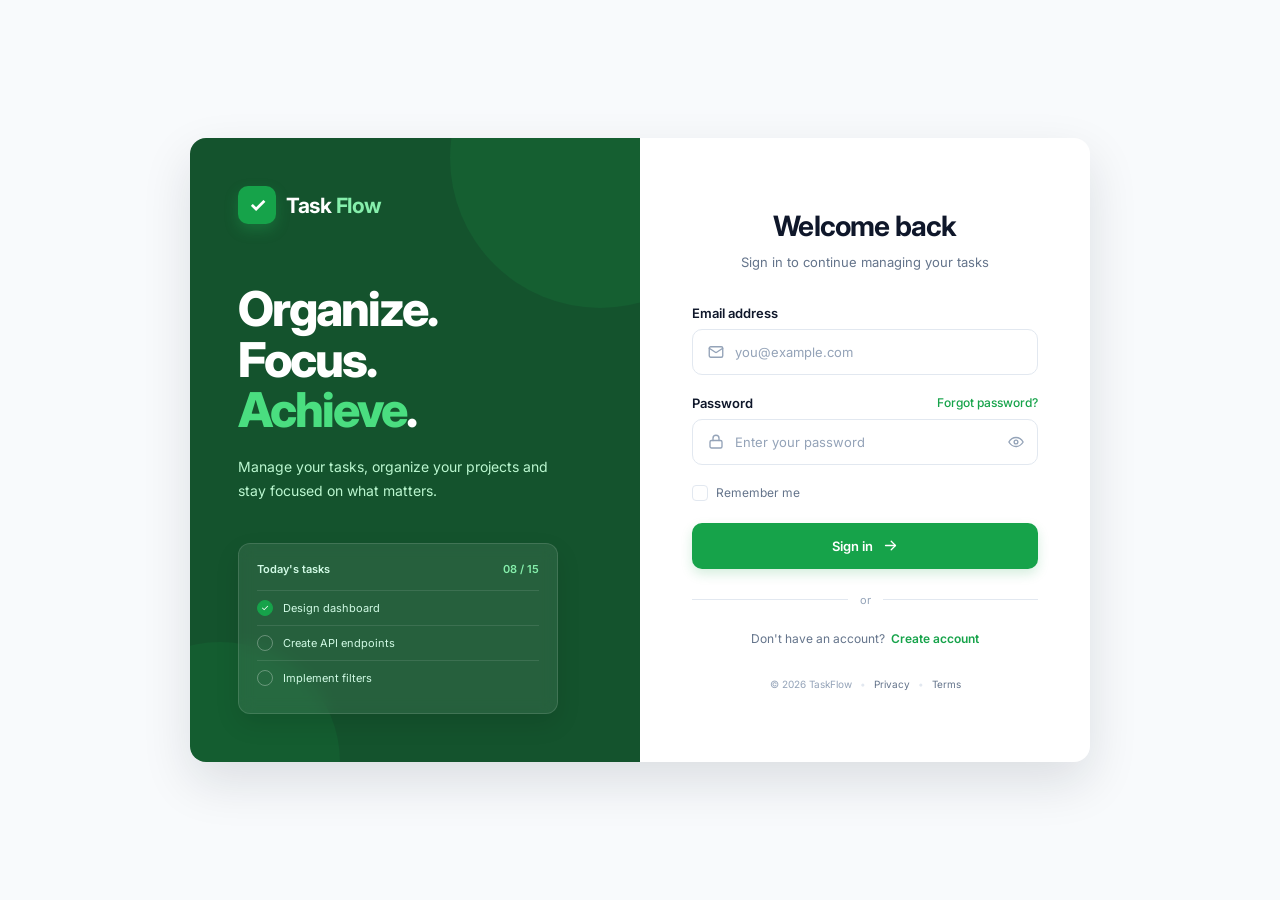
<file: login.html>
<!DOCTYPE html>
<html lang="es" translate="no" class="notranslate">

<head>
    <meta charset="UTF-8">
    <meta name="viewport" content="width=device-width, initial-scale=1.0">
    <meta name="google" content="notranslate">

    <meta name="description" content="Sign in to TaskFlow and manage your tasks efficiently.">

    <title>Login | TaskFlow</title>

    <!-- =========================================
         GOOGLE FONT — INTER
    ========================================== -->

    <link rel="preconnect" href="https://fonts.googleapis.com">
    <link rel="preconnect" href="https://fonts.gstatic.com" crossorigin>
    <link rel="shortcut icon" href="img/log.png" type="image">

    <link href="https://fonts.googleapis.com/css2?family=Inter:wght@400;500;600;700;800&display=swap" rel="stylesheet">

    <style>
        /* ============================================================
   TASKFLOW — LOGIN
   GREEN THEME
============================================================ */


        /* ============================================================
   1. VARIABLES
============================================================ */

        :root {

            /* --------------------------------------------------------
       Primary — Green
    -------------------------------------------------------- */

            --primary: #16A34A;
            --primary-hover: #15803D;
            --primary-light: #F0FDF4;
            --primary-soft: #DCFCE7;

            /* --------------------------------------------------------
       Brand
    -------------------------------------------------------- */

            --dark-purple: #1E1B4B;
            --dark-green: #14532D;

            /* --------------------------------------------------------
       Background
    -------------------------------------------------------- */

            --background: #F8FAFC;
            --surface: #FFFFFF;

            /* --------------------------------------------------------
       Text
    -------------------------------------------------------- */

            --text-primary: #0F172A;
            --text-secondary: #64748B;
            --text-muted: #94A3B8;

            /* --------------------------------------------------------
       Borders
    -------------------------------------------------------- */

            --border: #E2E8F0;
            --border-focus: #16A34A;

            /* --------------------------------------------------------
       Status
    -------------------------------------------------------- */

            --success: #22C55E;
            --warning: #F59E0B;
            --error: #EF4444;
            --info: #3B82F6;

            /* --------------------------------------------------------
       Radius
    -------------------------------------------------------- */

            --radius-sm: 6px;
            --radius-md: 10px;
            --radius-lg: 16px;

            /* --------------------------------------------------------
       Shadows
    -------------------------------------------------------- */

            --shadow-sm:
                0 1px 3px rgba(15, 23, 42, 0.06);

            --shadow-md:
                0 10px 30px rgba(15, 23, 42, 0.08);

            --shadow-lg:
                0 20px 50px rgba(15, 23, 42, 0.12);
        }


        /* ============================================================
   2. RESET
============================================================ */

        * {
            margin: 0;
            padding: 0;
            box-sizing: border-box;
        }


        html {
            font-size: 16px;
        }


        body {
            min-height: 100vh;

            font-family: "Inter", sans-serif;

            background: var(--background);

            color: var(--text-primary);

            -webkit-font-smoothing: antialiased;
            -moz-osx-font-smoothing: grayscale;
        }


        /* Form elements */

        button,
        input {
            font: inherit;
        }


        button {
            border: none;
            background: none;
        }


        button:focus {
            outline: none;
        }


        a {
            color: inherit;
            text-decoration: none;
        }


        /* ============================================================
   3. PAGE LAYOUT
============================================================ */

        body {

            display: flex;

            justify-content: center;
            align-items: center;

            padding: 40px 20px;
        }


        /* Main login container */

        .loginContainer {

            width: min(900px, 100%);

            min-height: 560px;

            display: grid;

            grid-template-columns: 1fr 1fr;

            overflow: hidden;

            background: var(--surface);

            border-radius: var(--radius-lg);

            box-shadow: var(--shadow-lg);
        }


        /* ============================================================
   4. BRAND PANEL
============================================================ */

        .brandPanel {

            position: relative;

            overflow: hidden;

            padding: 48px;

            background: var(--dark-green);

            display: flex;

            align-items: center;
        }


        /* Decorative circle */

        .brandPanel::before {

            content: "";

            position: absolute;

            width: 300px;
            height: 300px;

            top: -130px;
            right: -110px;

            border-radius: 50%;

            background: rgba(34, 197, 94, 0.10);
        }


        /* Decorative circle */

        .brandPanel::after {

            content: "";

            position: absolute;

            width: 240px;
            height: 240px;

            bottom: -120px;
            left: -90px;

            border-radius: 50%;

            background: rgba(34, 197, 94, 0.08);
        }


        /* ============================================================
   5. BRAND CONTENT
============================================================ */

        .brandContent {

            position: relative;

            z-index: 2;

            width: 100%;
        }


        /* ============================================================
   6. BRAND
============================================================ */

        .brand {

            display: flex;

            align-items: center;

            gap: 10px;

            margin-bottom: 60px;
        }


        /* Logo icon */

        .brandIcon {

            width: 38px;
            height: 38px;

            display: flex;

            align-items: center;
            justify-content: center;

            border-radius: 10px;

            background: var(--primary);

            color: #FFFFFF;

            font-size: 20px;

            font-weight: 700;

            box-shadow:
                0 6px 14px rgba(34, 197, 94, 0.25);
        }


        /* Brand name */

        .brandName {

            font-size: 21px;

            font-weight: 700;

            letter-spacing: -0.5px;

            color: #FFFFFF;
        }


        /* Brand "Flow" */

        .brandName span {

            color: #86EFAC;
        }


        /* ============================================================
   7. BRAND MESSAGE
============================================================ */

        .brandMessage {

            max-width: 330px;
        }


        /* Main heading */

        .brandMessage h1 {

            margin-bottom: 20px;

            font-size: clamp(36px, 4vw, 48px);

            line-height: 1.05;

            letter-spacing: -2px;

            font-weight: 800;

            color: #FFFFFF;
        }


        /* Green highlight */

        .brandMessage h1 span {

            color: #4ADE80;
        }


        /* Description */

        .brandMessage p {

            max-width: 310px;

            font-size: 14px;

            line-height: 1.7;

            color: #BBF7D0;
        }


        /* ============================================================
   8. TASK PREVIEW
============================================================ */

        .taskPreview {

            width: 100%;

            max-width: 320px;

            margin-top: 40px;

            padding: 18px;

            background: rgba(255, 255, 255, 0.08);

            border: 1px solid rgba(255, 255, 255, 0.12);

            border-radius: 12px;

            box-shadow:
                0 10px 25px rgba(0, 0, 0, 0.10);

            backdrop-filter: blur(8px);
        }


        /* Preview header */

        .previewHeader {

            display: flex;

            justify-content: space-between;

            align-items: center;

            margin-bottom: 14px;

            font-size: 11px;

            font-weight: 600;

            color: #D1FAE5;
        }


        /* Task counter */

        .previewHeader span:last-child {

            color: #86EFAC;
        }


        /* ============================================================
   9. PREVIEW TASK
============================================================ */

        .previewTask {

            display: flex;

            align-items: center;

            gap: 10px;

            padding: 9px 0;

            font-size: 11px;

            color: #D1FAE5;

            border-top: 1px solid rgba(255, 255, 255, 0.10);
        }


        /* ============================================================
   10. PREVIEW CHECKBOX
============================================================ */

        .previewCheck {

            width: 16px;
            height: 16px;

            flex-shrink: 0;

            display: flex;

            justify-content: center;
            align-items: center;

            border: 1.5px solid rgba(255, 255, 255, 0.30);

            border-radius: 50%;

            color: #FFFFFF;

            font-size: 9px;
        }


        /* Completed */

        .previewCheck.completed {

            border-color: var(--primary);

            background: var(--primary);

            color: #FFFFFF;
        }


        /* ============================================================
   11. LOGIN PANEL
============================================================ */

        .loginPanel {

            display: flex;

            flex-direction: column;

            justify-content: center;

            padding: 48px 52px;
        }


        /* ============================================================
   12. LOGIN HEADER
============================================================ */

        .loginHeader {

            margin-bottom: 32px;

            text-align: center;
        }


        .loginTitle {

            margin-bottom: 8px;

            font-size: 28px;

            line-height: 1.2;

            font-weight: 700;

            letter-spacing: -0.8px;

            color: var(--text-primary);
        }


        .loginSubtitle {

            font-size: 13px;

            line-height: 1.6;

            color: var(--text-secondary);
        }


        /* ============================================================
   13. FORM
============================================================ */

        .loginForm {

            width: 100%;
        }


        .formGroup {

            margin-bottom: 20px;
        }


        /* Labels */

        .formGroup>label,
        .passwordHeader label {

            display: block;

            margin-bottom: 8px;

            font-size: 13px;

            font-weight: 600;

            color: var(--text-primary);
        }


        /* ============================================================
   14. PASSWORD HEADER
============================================================ */

        .passwordHeader {

            display: flex;

            align-items: center;

            justify-content: space-between;

            margin-bottom: 8px;
        }


        .passwordHeader label {

            margin-bottom: 0;
        }


        /* Forgot password */

        .forgotPassword {

            font-size: 12px;

            font-weight: 500;

            color: var(--primary);

            transition:
                color 0.2s ease;
        }


        .forgotPassword:hover {

            color: var(--primary-hover);

            text-decoration: underline;
        }


        /* ============================================================
   15. INPUT WRAPPER
============================================================ */

        .inputWrapper {

            position: relative;

            display: flex;

            align-items: center;

            width: 100%;

            height: 46px;

            border: 1px solid var(--border);

            border-radius: var(--radius-md);

            background: var(--surface);

            transition:
                border-color 0.2s ease,
                box-shadow 0.2s ease,
                background-color 0.2s ease;
        }


        /* Focus */

        .inputWrapper:focus-within {

            border-color: var(--border-focus);

            box-shadow:
                0 0 0 3px rgba(22, 163, 74, 0.10);

            background: #FFFFFF;
        }


        /* ============================================================
   16. INPUT ICON
============================================================ */

        .inputIcon {

            width: 18px;
            height: 18px;

            flex-shrink: 0;

            margin-left: 14px;
            margin-right: 10px;

            fill: none;

            stroke: var(--text-muted);

            stroke-width: 1.8;

            stroke-linecap: round;
            stroke-linejoin: round;

            transition:
                stroke 0.2s ease;
        }


        /* Change icon color on focus */

        .inputWrapper:focus-within .inputIcon {

            stroke: var(--primary);
        }


        /* ============================================================
   17. INPUT
============================================================ */

        .inputWrapper input {

            width: 100%;
            height: 100%;

            padding: 0 14px 0 0;

            border: none;
            outline: none;

            background: transparent;

            color: var(--text-primary);

            font-size: 13px;
        }


        /* Placeholder */

        .inputWrapper input::placeholder {

            color: var(--text-muted);
        }


        /* Autofill */

        .inputWrapper input:-webkit-autofill {

            -webkit-text-fill-color: var(--text-primary);

            box-shadow:
                0 0 0 1000px var(--surface) inset;
        }


        /* ============================================================
   18. PASSWORD VISIBILITY BUTTON
============================================================ */

        .togglePassword {

            width: 42px;
            height: 100%;

            flex-shrink: 0;

            display: flex;

            align-items: center;
            justify-content: center;

            cursor: pointer;

            color: var(--text-muted);

            transition:
                color 0.2s ease;
        }


        .togglePassword:hover {

            color: var(--text-primary);
        }


        /* Eye icon */

        .eyeIcon {

            width: 18px;
            height: 18px;

            fill: none;

            stroke: currentColor;

            stroke-width: 1.8;

            stroke-linecap: round;
            stroke-linejoin: round;
        }


        /* ============================================================
   19. FORM OPTIONS
============================================================ */

        .formOptions {

            display: flex;

            align-items: center;

            justify-content: space-between;

            margin-top: 2px;

            margin-bottom: 22px;
        }


        /* ============================================================
   20. REMEMBER ME
============================================================ */

        .rememberMe {

            display: inline-flex;

            align-items: center;

            gap: 8px;

            cursor: pointer;

            font-size: 12px;

            color: var(--text-secondary);

            user-select: none;
        }


        /* Hide native checkbox */

        .rememberMe input {

            position: absolute;

            opacity: 0;

            pointer-events: none;
        }


        /* Custom checkbox */

        .customCheckbox {

            width: 16px;
            height: 16px;

            display: flex;

            align-items: center;
            justify-content: center;

            border: 1px solid var(--border);

            border-radius: 4px;

            background: var(--surface);

            transition:
                background-color 0.2s ease,
                border-color 0.2s ease;
        }


        /* Checkbox icon */

        .customCheckbox svg {

            width: 12px;
            height: 12px;

            fill: none;

            stroke: #FFFFFF;

            stroke-width: 2.5;

            stroke-linecap: round;
            stroke-linejoin: round;

            opacity: 0;

            transform: scale(0.7);

            transition:
                opacity 0.15s ease,
                transform 0.15s ease;
        }


        /* Checked */

        .rememberMe input:checked+.customCheckbox {

            border-color: var(--primary);

            background: var(--primary);
        }


        /* Show check */

        .rememberMe input:checked+.customCheckbox svg {

            opacity: 1;

            transform: scale(1);
        }


        /* Keyboard accessibility */

        .rememberMe input:focus-visible+.customCheckbox {

            outline: 3px solid rgba(22, 163, 74, 0.15);

            outline-offset: 2px;
        }


        /* ============================================================
   21. LOGIN BUTTON
============================================================ */

        .loginButton {

            width: 100%;

            height: 46px;

            display: flex;

            align-items: center;

            justify-content: center;

            gap: 9px;

            border-radius: var(--radius-md);

            background: var(--primary);

            color: #FFFFFF;

            font-size: 13px;

            font-weight: 600;

            cursor: pointer;

            box-shadow:
                0 5px 12px rgba(22, 163, 74, 0.18);

            transition:
                background-color 0.2s ease,
                transform 0.15s ease,
                box-shadow 0.2s ease;
        }


        /* Hover */

        .loginButton:hover {

            background: var(--primary-hover);

            box-shadow:
                0 7px 16px rgba(21, 128, 61, 0.22);
        }


        /* Active */

        .loginButton:active {

            transform: translateY(1px);
        }


        /* Keyboard focus */

        .loginButton:focus-visible {

            outline: 3px solid rgba(22, 163, 74, 0.20);

            outline-offset: 3px;
        }


        /* ============================================================
   22. BUTTON ICON
============================================================ */

        .buttonIcon {

            width: 17px;
            height: 17px;

            fill: none;

            stroke: currentColor;

            stroke-width: 1.8;

            stroke-linecap: round;
            stroke-linejoin: round;

            transition:
                transform 0.2s ease;
        }


        /* Arrow animation */

        .loginButton:hover .buttonIcon {

            transform: translateX(3px);
        }


        /* ============================================================
   23. DIVIDER
============================================================ */

        .divider {

            display: flex;

            align-items: center;

            gap: 12px;

            margin: 24px 0;
        }


        .divider span {

            flex: 1;

            height: 1px;

            background: var(--border);
        }


        .divider p {

            font-size: 11px;

            color: var(--text-muted);
        }


        /* ============================================================
   24. REGISTER
============================================================ */

        .registerText {

            text-align: center;

            font-size: 12px;

            color: var(--text-secondary);
        }


        .registerLink {

            margin-left: 3px;

            font-weight: 600;

            color: var(--primary);

            transition:
                color 0.2s ease;
        }


        .registerLink:hover {

            color: var(--primary-hover);

            text-decoration: underline;
        }


        /* ============================================================
   25. FOOTER
============================================================ */

        .loginFooter {

            display: flex;

            justify-content: center;
            align-items: center;

            gap: 8px;

            margin-top: 32px;

            font-size: 10px;

            color: var(--text-muted);
        }


        .loginFooter a {

            transition:
                color 0.2s ease;
        }


        .loginFooter a:hover {

            color: var(--text-secondary);

            text-decoration: underline;
        }


        .footerDot {

            color: var(--border);
        }


        /* ============================================================
   26. VALIDATION STATES
============================================================ */

        /* Invalid input */

        .inputWrapper.error {

            border-color: var(--error);

            box-shadow:
                0 0 0 3px rgba(239, 68, 68, 0.08);
        }


        /* Valid input */

        .inputWrapper.success {

            border-color: var(--success);

            box-shadow:
                0 0 0 3px rgba(34, 197, 94, 0.08);
        }


        /* ============================================================
   27. RESPONSIVE — TABLET
============================================================ */

        @media (max-width: 800px) {

            .loginContainer {

                grid-template-columns: 1fr;

                max-width: 500px;
            }


            .brandPanel {

                display: none;
            }


            .loginPanel {

                min-height: 560px;

                padding: 48px;
            }
        }


        /* ============================================================
   28. RESPONSIVE — MOBILE
============================================================ */

        @media (max-width: 520px) {

            body {

                padding: 20px 14px;

                align-items: flex-start;
            }


            .loginContainer {

                min-height: auto;

                margin-top: 20px;

                border-radius: 14px;
            }


            .loginPanel {

                padding: 36px 24px;
            }


            .loginTitle {

                font-size: 25px;
            }


            .loginSubtitle {

                font-size: 12px;
            }


            .loginFooter {

                margin-top: 28px;

                flex-wrap: wrap;
            }
        }


        /* ============================================================
   29. VERY SMALL SCREENS
============================================================ */

        @media (max-width: 360px) {

            .loginPanel {

                padding: 30px 18px;
            }


            .loginHeader {

                margin-bottom: 26px;
            }


            .passwordHeader {

                align-items: flex-start;

                gap: 8px;
            }


            .forgotPassword {

                font-size: 11px;
            }
        }


        /* ============================================================
   30. REDUCED MOTION
============================================================ */

        @media (prefers-reduced-motion: reduce) {

            *,
            *::before,
            *::after {

                scroll-behavior: auto !important;

                transition-duration: 0.01ms !important;

                animation-duration: 0.01ms !important;

                animation-iteration-count: 1 !important;
            }
        }

        /* ============================================================
   TOAST NOTIFICATIONS
============================================================ */

        .toastContainer {

            position: fixed;

            top: 24px;
            right: 24px;

            z-index: 9999;

            display: flex;
            flex-direction: column;

            gap: 12px;

            width: min(360px, calc(100vw - 32px));
        }


        /* ============================================================
   TOAST
============================================================ */

        .toast {

            position: relative;

            display: flex;

            align-items: flex-start;

            gap: 12px;

            width: 100%;

            padding: 14px 16px;

            background: #FFFFFF;

            border: 1px solid var(--border);

            border-radius: 12px;

            box-shadow:
                0 10px 30px rgba(15, 23, 42, 0.12);

            overflow: hidden;

            animation:
                toastIn 0.3s ease forwards;
        }


        /* ============================================================
   TOAST ICON
============================================================ */

        .toastIcon {

            width: 38px;
            height: 38px;

            display: flex;
            align-items: center;
            justify-content: center;

            border-radius: 50%;
        }

        .toastIcon svg {
            width: 20px;
            height: 20px;

            fill: none;
            stroke: currentColor;

            stroke-width: 2;
            stroke-linecap: round;
            stroke-linejoin: round;
        }

        /* ============================================================
   TOAST CONTENT
============================================================ */

        .toastContent {

            flex: 1;
        }


        .toastTitle {

            margin-bottom: 3px;

            font-size: 13px;

            font-weight: 600;

            color: var(--text-primary);
        }


        .toastMessage {

            font-size: 12px;

            line-height: 1.5;

            color: var(--text-secondary);
        }


        /* ============================================================
   CLOSE BUTTON
============================================================ */

        .toastClose {

            width: 24px;
            height: 24px;

            display: flex;

            align-items: center;
            justify-content: center;

            flex-shrink: 0;

            color: var(--text-muted);

            font-size: 18px;

            cursor: pointer;

            border-radius: 6px;

            transition:
                color 0.2s ease,
                background-color 0.2s ease;
        }


        .toastClose:hover {

            color: var(--text-primary);

            background: #F1F5F9;
        }


        /* ============================================================
   SUCCESS
============================================================ */

        .toast.success {

            border-left: 4px solid var(--success);
        }


        .toast.success .toastIcon {

            background: #DCFCE7;

            color: #16A34A;
        }


        /* ============================================================
   ERROR
============================================================ */

        .toast.error {

            border-left: 4px solid var(--error);
        }


        .toast.error .toastIcon {

            background: #FEE2E2;

            color: #DC2626;
        }


        /* ============================================================
   WARNING
============================================================ */

        .toast.warning {

            border-left: 4px solid var(--warning);
        }


        .toast.warning .toastIcon {

            background: #FEF3C7;

            color: #D97706;
        }


        /* ============================================================
   INFO
============================================================ */

        .toast.info {

            border-left: 4px solid var(--info);
        }


        .toast.info .toastIcon {

            background: #DBEAFE;

            color: #2563EB;
        }


        /* ============================================================
   PROGRESS BAR
============================================================ */

        .toastProgress {

            position: absolute;

            bottom: 0;
            left: 0;

            height: 3px;

            width: 100%;

            transform-origin: left;

            animation:
                toastProgress 4s linear forwards;
        }


        .toast.success .toastProgress {
            background: var(--success);
        }


        .toast.error .toastProgress {
            background: var(--error);
        }


        .toast.warning .toastProgress {
            background: var(--warning);
        }


        .toast.info .toastProgress {
            background: var(--info);
        }


        /* ============================================================
   ANIMATIONS
============================================================ */

        @keyframes toastIn {

            from {

                opacity: 0;

                transform:
                    translateX(30px) scale(0.95);
            }

            to {

                opacity: 1;

                transform:
                    translateX(0) scale(1);
            }
        }


        .toast.removing {

            animation:
                toastOut 0.25s ease forwards;
        }


        @keyframes toastOut {

            from {

                opacity: 1;

                transform:
                    translateX(0) scale(1);
            }

            to {

                opacity: 0;

                transform:
                    translateX(30px) scale(0.95);
            }
        }


        /* ============================================================
   MOBILE
============================================================ */

        @media (max-width: 520px) {

            .toastContainer {

                top: 16px;

                right: 16px;
                left: 16px;

                width: auto;
            }
        }

        /* ============================================================
   MODALS
============================================================ */

        .modalOverlay {
            position: fixed;
            inset: 0;

            z-index: 5000;

            display: flex;
            align-items: center;
            justify-content: center;

            padding: 20px;

            background: rgba(15, 23, 42, 0.55);

            backdrop-filter: blur(4px);

            opacity: 0;
            visibility: hidden;

            transition:
                opacity 0.2s ease,
                visibility 0.2s ease;
        }


        /* ============================================================
   MODAL OPEN
============================================================ */

        .modalOverlay.active {
            opacity: 1;
            visibility: visible;
        }


        /* ============================================================
   MODAL
============================================================ */

        .modal {
            position: relative;

            width: min(430px, 100%);

            max-height: calc(100vh - 40px);

            overflow-y: auto;

            padding: 36px;

            background: var(--surface);

            border: 1px solid var(--border);

            border-radius: var(--radius-lg);

            box-shadow: var(--shadow-lg);

            transform: translateY(15px) scale(0.98);

            transition:
                transform 0.2s ease;
        }


        .modalOverlay.active .modal {
            transform: translateY(0) scale(1);
        }


        /* ============================================================
   CLOSE
============================================================ */

        .modalClose {
            position: absolute;

            top: 14px;
            right: 14px;

            width: 34px;
            height: 34px;

            display: flex;
            align-items: center;
            justify-content: center;

            border-radius: 8px;

            color: var(--text-muted);

            font-size: 24px;
            line-height: 1;

            cursor: pointer;

            transition:
                color 0.2s ease,
                background-color 0.2s ease;
        }


        .modalClose:hover {
            color: var(--text-primary);

            background: #F1F5F9;
        }


        .modalClose:focus-visible {
            outline: 3px solid rgba(22, 163, 74, 0.15);

            outline-offset: 2px;
        }


        /* ============================================================
   MODAL ICON
============================================================ */

        .modalIcon {
            width: 48px;
            height: 48px;

            display: flex;
            align-items: center;
            justify-content: center;

            margin: 0 auto 20px;

            border-radius: 14px;

            background: var(--primary-soft);

            color: var(--primary);
        }


        .modalIcon svg {
            width: 23px;
            height: 23px;

            fill: none;

            stroke: currentColor;

            stroke-width: 1.8;

            stroke-linecap: round;
            stroke-linejoin: round;
        }


        /* ============================================================
   MODAL HEADER
============================================================ */

        .modalHeader {
            margin-bottom: 26px;

            text-align: center;
        }


        .modalHeader h2 {
            margin-bottom: 8px;

            font-size: 23px;

            line-height: 1.25;

            letter-spacing: -0.6px;

            font-weight: 700;

            color: var(--text-primary);
        }


        .modalHeader p {
            font-size: 13px;

            line-height: 1.6;

            color: var(--text-secondary);
        }


        /* ============================================================
   MODAL FORM
============================================================ */

        .modalForm {
            width: 100%;
        }


        .modalForm .formGroup {
            margin-bottom: 17px;
        }


        .modalForm .inputWrapper {
            height: 46px;
        }


        /* ============================================================
   MODAL PRIMARY BUTTON
============================================================ */

        .modalPrimaryButton {
            width: 100%;
            height: 46px;

            display: flex;
            align-items: center;
            justify-content: center;

            margin-top: 5px;

            border-radius: var(--radius-md);

            background: var(--primary);

            color: #FFFFFF;

            font-size: 13px;

            font-weight: 600;

            cursor: pointer;

            box-shadow:
                0 5px 12px rgba(22, 163, 74, 0.18);

            transition:
                background-color 0.2s ease,
                transform 0.15s ease,
                box-shadow 0.2s ease;
        }


        .modalPrimaryButton:hover {
            background: var(--primary-hover);

            box-shadow:
                0 7px 16px rgba(21, 128, 61, 0.22);
        }


        .modalPrimaryButton:active {
            transform: translateY(1px);
        }


        .modalPrimaryButton:focus-visible {
            outline: 3px solid rgba(22, 163, 74, 0.20);

            outline-offset: 3px;
        }


        /* ============================================================
   BACK BUTTON
============================================================ */

        .modalBackButton {
            display: block;

            margin: 18px auto 0;

            font-size: 12px;

            font-weight: 600;

            color: var(--text-secondary);

            cursor: pointer;

            transition:
                color 0.2s ease;
        }


        .modalBackButton:hover {
            color: var(--primary);
        }


        /* ============================================================
   MODAL FOOTER
============================================================ */

        .modalFooterText {
            margin-top: 20px;

            text-align: center;

            font-size: 12px;

            color: var(--text-secondary);
        }


        .modalLink {
            margin-left: 3px;

            font-size: inherit;

            font-weight: 600;

            color: var(--primary);

            cursor: pointer;
        }


        .modalLink:hover {
            color: var(--primary-hover);

            text-decoration: underline;
        }


        /* ============================================================
   PASSWORD TOGGLE
============================================================ */

        .modalPasswordToggle {
            width: 42px;
            height: 100%;
        }


        /* ============================================================
   BODY LOCK
============================================================ */

        body.modalOpen {
            overflow: hidden;
        }


        /* ============================================================
   RESPONSIVE
============================================================ */

        @media (max-width: 520px) {

            .modalOverlay {
                padding: 14px;
            }

            .modal {
                padding: 30px 22px;

                border-radius: 14px;
            }

            .modalHeader h2 {
                font-size: 21px;
            }

        }

        /* ============================================================
   FOOTER POLICY LINKS
============================================================ */

        .footerLink {
            padding: 0;

            font-family: inherit;
            font-size: inherit;

            color: var(--text-secondary);

            background: transparent;

            cursor: pointer;

            transition:
                color 0.2s ease;
        }


        .footerLink:hover {
            color: var(--primary);
        }


        /* ============================================================
   POLICY MODALS
============================================================ */

        .policyModal {
            width: min(600px, 100%);

            max-height: min(720px,
                    calc(100vh - 40px));
        }


        /* ============================================================
   POLICY CONTENT
============================================================ */

        .policyContent {
            max-height: 400px;

            overflow-y: auto;

            margin-bottom: 24px;

            padding-right: 8px;
        }


        /* ============================================================
   POLICY SECTIONS
============================================================ */

        .policyContent section {
            margin-bottom: 22px;
        }


        .policyContent section:last-child {
            margin-bottom: 0;
        }


        .policyContent h3 {
            margin-bottom: 7px;

            font-size: 13px;

            line-height: 1.4;

            font-weight: 700;

            color: var(--text-primary);
        }


        .policyContent p {
            font-size: 12px;

            line-height: 1.7;

            color: var(--text-secondary);
        }


        /* ============================================================
   POLICY SCROLLBAR
============================================================ */

        .policyContent::-webkit-scrollbar {
            width: 5px;
        }


        .policyContent::-webkit-scrollbar-track {
            background: transparent;
        }


        .policyContent::-webkit-scrollbar-thumb {
            background: #CBD5E1;

            border-radius: 999px;
        }


        .policyContent::-webkit-scrollbar-thumb:hover {
            background: #94A3B8;
        }


        /* ============================================================
   RESPONSIVE
============================================================ */

        @media (max-width: 520px) {

            .policyModal {
                max-height: calc(100vh - 28px);
            }

            .policyContent {
                max-height: 50vh;
            }

        }
    </style>



</head>


<body>

    <!-- =========================================
         MAIN CONTAINER
    ========================================== -->

    <main class="loginContainer">


        <!-- =========================================
             BRAND / VISUAL PANEL
        ========================================== -->

        <section class="brandPanel">

            <div class="brandContent">

                <!-- Logo -->

                <div class="brand">

                    <div class="brandIcon">
                        ✓
                    </div>

                    <span class="brandName">
                        Task <span>Flow</span>
                    </span>

                </div>


                <!-- Main message -->

                <div class="brandMessage">

                    <h1>
                        Organize.
                        <br>
                        Focus.
                        <br>
                        <span>Achieve</span>.
                    </h1>

                    <p>
                        Manage your tasks, organize your projects
                        and stay focused on what matters.
                    </p>

                </div>


                <!-- Decorative illustration -->

                <div class="taskPreview">

                    <div class="previewHeader">

                        <span>
                            Today's tasks
                        </span>

                        <span>
                            08 / 15
                        </span>

                    </div>


                    <div class="previewTask">

                        <span class="previewCheck completed">
                            ✓
                        </span>

                        <span>
                            Design dashboard
                        </span>

                    </div>


                    <div class="previewTask">

                        <span class="previewCheck">
                        </span>

                        <span>
                            Create API endpoints
                        </span>

                    </div>


                    <div class="previewTask">

                        <span class="previewCheck">
                        </span>

                        <span>
                            Implement filters
                        </span>

                    </div>

                </div>

            </div>

        </section>



        <!-- =========================================
             LOGIN PANEL
        ========================================== -->

        <section class="loginPanel">


            <!-- =====================================
                 LOGIN HEADER
            ====================================== -->

            <div class="loginHeader">

                <h2 class="loginTitle">
                    Welcome back
                </h2>

                <p class="loginSubtitle">
                    Sign in to continue managing your tasks
                </p>

            </div>



            <!-- =====================================
                 LOGIN FORM
            ====================================== -->

            <form class="loginForm" id="loginForm">


                <!-- =================================
                     EMAIL
                ================================== -->

                <div class="formGroup">

                    <label for="email">
                        Email address
                    </label>


                    <div class="inputWrapper">

                        <!-- Email icon -->

                        <svg class="inputIcon" viewBox="0 0 24 24" aria-hidden="true">

                            <rect x="3" y="5" width="18" height="14" rx="2"></rect>

                            <path d="m3 7 8.1 5.4a1.5 1.5 0 0 0 1.8 0L21 7"></path>

                        </svg>


                        <input type="email" id="email" name="email" placeholder="you@example.com" autocomplete="email">

                    </div>

                </div>



                <!-- =================================
                     PASSWORD
                ================================== -->

                <div class="formGroup">

                    <div class="passwordHeader">

                        <label for="password">
                            Password
                        </label>

                        <a href="#" class="forgotPassword">
                            Forgot password?
                        </a>

                    </div>


                    <div class="inputWrapper">

                        <!-- Lock icon -->

                        <svg class="inputIcon" viewBox="0 0 24 24" aria-hidden="true">

                            <rect x="4" y="10" width="16" height="10" rx="2"></rect>

                            <path d="M8 10V7a4 4 0 0 1 8 0v3"></path>

                        </svg>


                        <input type="password" id="password" name="password" placeholder="Enter your password"
                            autocomplete="current-password">


                        <!-- Toggle password -->

                        <button type="button" class="togglePassword" id="togglePassword" aria-label="Show password">

                            <!-- Eye icon -->

                            <svg class="eyeIcon" viewBox="0 0 24 24" aria-hidden="true">

                                <path d="M2.5 12s3.5-6 9.5-6 9.5 6 9.5 6-3.5 6-9.5 6-9.5-6-9.5-6Z"></path>

                                <circle cx="12" cy="12" r="2.5"></circle>

                            </svg>

                        </button>

                    </div>

                </div>



                <!-- =================================
                     OPTIONS
                ================================== -->

                <div class="formOptions">


                    <!-- Remember me -->

                    <label class="rememberMe">

                        <input type="checkbox" id="rememberMe" name="rememberMe">

                        <span class="customCheckbox">

                            <svg viewBox="0 0 24 24" aria-hidden="true">

                                <path d="m7 12 3 3 7-7"></path>

                            </svg>

                        </span>

                        <span>
                            Remember me
                        </span>

                    </label>

                </div>



                <!-- =================================
                     LOGIN BUTTON
                ================================== -->

                <button type="submit" class="loginButton" id="loginButton">

                    <span>
                        Sign in
                    </span>

                    <!-- Arrow -->

                    <svg class="buttonIcon" viewBox="0 0 24 24" aria-hidden="true">

                        <path d="M5 12h14"></path>

                        <path d="m13 6 6 6-6 6"></path>

                    </svg>

                </button>



                <!-- =================================
                     DIVIDER
                ================================== -->

                <div class="divider">

                    <span></span>

                    <p>
                        or
                    </p>

                    <span></span>

                </div>



                <!-- =================================
                     REGISTER
                ================================== -->

                <p class="registerText">

                    Don't have an account?

                    <a href="#" class="registerLink">
                        Create account
                    </a>

                </p>


            </form>


            <!-- =====================================
                 FOOTER
            ====================================== -->

            <footer class="loginFooter">

                <span>
                    © 2026 TaskFlow
                </span>

                <span class="footerDot">
                    •
                </span>

                <button type="button" class="footerLink" id="privacyPolicyLink">
                    Privacy
                </button>

                <span class="footerDot">•</span>

                <button type="button" class="footerLink" id="termsLink">
                    Terms
                </button>

            </footer>


        </section>


    </main>


    <!-- ============================================================
     FORGOT PASSWORD MODAL
============================================================ -->

    <div class="modalOverlay" id="forgotPasswordModal" aria-hidden="true">
        <div class="modal" role="dialog" aria-modal="true" aria-labelledby="forgotPasswordTitle">

            <button type="button" class="modalClose" data-close-modal aria-label="Close modal">
                &times;
            </button>

            <div class="modalIcon">
                <svg viewBox="0 0 24 24" aria-hidden="true">
                    <path d="M4 6h16v12H4z"></path>
                    <path d="m4 7 8 6 8-6"></path>
                </svg>
            </div>

            <div class="modalHeader">

                <h2 id="forgotPasswordTitle">
                    Forgot your password?
                </h2>

                <p>
                    Enter your email and we'll send you a link to reset
                    your password.
                </p>

            </div>

            <form id="forgotPasswordForm" class="modalForm">

                <div class="formGroup">

                    <label for="forgotEmail">
                        Email address
                    </label>

                    <div class="inputWrapper">

                        <svg class="inputIcon" viewBox="0 0 24 24" aria-hidden="true">
                            <rect x="3" y="5" width="18" height="14" rx="2"></rect>

                            <path d="m3 7 8.1 5.4a1.5 1.5 0 0 0 1.8 0L21 7"></path>
                        </svg>

                        <input type="email" id="forgotEmail" name="email" placeholder="you@example.com"
                            autocomplete="email" required>

                    </div>

                </div>

                <button type="submit" class="modalPrimaryButton">
                    Send reset link
                </button>

            </form>

            <button type="button" class="modalBackButton" data-close-modal>
                Back to sign in
            </button>

        </div>
    </div>


    <!-- ============================================================
     CREATE ACCOUNT MODAL
============================================================ -->

    <div class="modalOverlay" id="registerModal" aria-hidden="true">
        <div class="modal modalRegister" role="dialog" aria-modal="true" aria-labelledby="registerTitle">

            <button type="button" class="modalClose" data-close-modal aria-label="Close modal">
                &times;
            </button>

            <div class="modalIcon">
                <svg viewBox="0 0 24 24" aria-hidden="true">
                    <path d="M16 21v-2a4 4 0 0 0-4-4H6a4 4 0 0 0-4 4v2"></path>
                    <circle cx="9" cy="7" r="4"></circle>
                    <path d="M19 8v6"></path>
                    <path d="M22 11h-6"></path>
                </svg>
            </div>

            <div class="modalHeader">

                <h2 id="registerTitle">
                    Create your account
                </h2>

                <p>
                    Start organizing your tasks with TaskFlow.
                </p>

            </div>

            <form id="registerForm" class="modalForm">

                <!-- NAME -->

                <div class="formGroup">

                    <label for="registerName">
                        Full name
                    </label>

                    <div class="inputWrapper">

                        <svg class="inputIcon" viewBox="0 0 24 24" aria-hidden="true">
                            <circle cx="12" cy="8" r="4"></circle>

                            <path d="M4 21a8 8 0 0 1 16 0"></path>
                        </svg>

                        <input type="text" id="registerName" name="name" placeholder="John Doe" autocomplete="name"
                            required>

                    </div>

                </div>


                <!-- EMAIL -->

                <div class="formGroup">

                    <label for="registerEmail">
                        Email address
                    </label>

                    <div class="inputWrapper">

                        <svg class="inputIcon" viewBox="0 0 24 24" aria-hidden="true">
                            <rect x="3" y="5" width="18" height="14" rx="2"></rect>

                            <path d="m3 7 8.1 5.4a1.5 1.5 0 0 0 1.8 0L21 7"></path>
                        </svg>

                        <input type="email" id="registerEmail" name="email" placeholder="you@example.com"
                            autocomplete="email" required>

                    </div>

                </div>


                <!-- PASSWORD -->

                <div class="formGroup">

                    <label for="registerPassword">
                        Password
                    </label>

                    <div class="inputWrapper">

                        <svg class="inputIcon" viewBox="0 0 24 24" aria-hidden="true">
                            <rect x="4" y="10" width="16" height="10" rx="2"></rect>

                            <path d="M8 10V7a4 4 0 0 1 8 0v3"></path>
                        </svg>

                        <input type="password" id="registerPassword" name="password" placeholder="Create a password"
                            autocomplete="new-password" required>

                        <button type="button" class="togglePassword modalPasswordToggle"
                            data-password-toggle="registerPassword" aria-label="Show password">
                            <svg class="eyeIcon" viewBox="0 0 24 24" aria-hidden="true">
                                <path d="M2.5 12s3.5-6 9.5-6 9.5 6 9.5 6-3.5 6-9.5 6-9.5-6-9.5-6Z"></path>

                                <circle cx="12" cy="12" r="2.5"></circle>
                            </svg>
                        </button>

                    </div>

                </div>


                <!-- CONFIRM PASSWORD -->

                <div class="formGroup">

                    <label for="registerPasswordConfirm">
                        Confirm password
                    </label>

                    <div class="inputWrapper">

                        <svg class="inputIcon" viewBox="0 0 24 24" aria-hidden="true">
                            <rect x="4" y="10" width="16" height="10" rx="2"></rect>

                            <path d="M8 10V7a4 4 0 0 1 8 0v3"></path>
                        </svg>

                        <input type="password" id="registerPasswordConfirm" name="passwordConfirm"
                            placeholder="Confirm your password" autocomplete="new-password" required>

                        <button type="button" class="togglePassword modalPasswordToggle"
                            data-password-toggle="registerPasswordConfirm" aria-label="Show password">
                            <svg class="eyeIcon" viewBox="0 0 24 24" aria-hidden="true">
                                <path d="M2.5 12s3.5-6 9.5-6 9.5 6 9.5 6-3.5 6-9.5 6-9.5-6-9.5-6Z"></path>

                                <circle cx="12" cy="12" r="2.5"></circle>
                            </svg>
                        </button>

                    </div>

                </div>


                <button type="submit" class="modalPrimaryButton">
                    Create account
                </button>

            </form>

            <p class="modalFooterText">
                Already have an account?

                <button type="button" class="modalLink" id="backToLogin">
                    Sign in
                </button>
            </p>

        </div>
    </div>

    <!-- ============================================================
     PRIVACY POLICY MODAL
============================================================ -->

    <div class="modalOverlay" id="privacyPolicyModal" aria-hidden="true">
        <div class="modal policyModal" role="dialog" aria-modal="true" aria-labelledby="privacyPolicyTitle">

            <button type="button" class="modalClose" data-close-modal aria-label="Close privacy policy">
                &times;
            </button>


            <div class="modalIcon">

                <svg viewBox="0 0 24 24" aria-hidden="true">
                    <path d="M12 3 5 6v5c0 4.5 2.8 8.5 7 10 4.2-1.5 7-5.5 7-10V6l-7-3Z"></path>

                    <path d="m9 12 2 2 4-4"></path>

                </svg>

            </div>


            <div class="modalHeader">

                <h2 id="privacyPolicyTitle">
                    Privacy Policy
                </h2>

                <p>
                    Last updated: August 2026
                </p>

            </div>


            <div class="policyContent">

                <section>

                    <h3>
                        1. Information We Collect
                    </h3>

                    <p>
                        TaskFlow may collect information that you
                        provide when creating an account, such as
                        your name and email address.
                    </p>

                </section>


                <section>

                    <h3>
                        2. How We Use Your Information
                    </h3>

                    <p>
                        We use your information to provide, maintain
                        and improve TaskFlow and its features.
                    </p>

                </section>


                <section>

                    <h3>
                        3. Data Protection
                    </h3>

                    <p>
                        We take reasonable measures to protect your
                        information against unauthorized access,
                        alteration or disclosure.
                    </p>

                </section>


                <section>

                    <h3>
                        4. Your Information
                    </h3>

                    <p>
                        You may request information about the data
                        associated with your account and request
                        its modification or deletion where applicable.
                    </p>

                </section>


                <section>

                    <h3>
                        5. Contact
                    </h3>

                    <p>
                        If you have questions about this Privacy
                        Policy, please contact the TaskFlow team.
                    </p>

                </section>

            </div>


            <button type="button" class="modalPrimaryButton" data-close-modal>
                I understand
            </button>

        </div>
    </div>

    <!-- ============================================================
     TERMS OF SERVICE MODAL
============================================================ -->

    <div class="modalOverlay" id="termsModal" aria-hidden="true">
        <div class="modal policyModal" role="dialog" aria-modal="true" aria-labelledby="termsTitle">

            <button type="button" class="modalClose" data-close-modal aria-label="Close terms of service">
                &times;
            </button>


            <div class="modalIcon">

                <svg viewBox="0 0 24 24" aria-hidden="true">
                    <path d="M6 3h12v18H6z"></path>

                    <path d="M9 7h6"></path>

                    <path d="M9 11h6"></path>

                    <path d="M9 15h4"></path>

                </svg>

            </div>


            <div class="modalHeader">

                <h2 id="termsTitle">
                    Terms of Service
                </h2>

                <p>
                    Last updated: August 2026
                </p>

            </div>


            <div class="policyContent">

                <section>

                    <h3>
                        1. Acceptance of Terms
                    </h3>

                    <p>
                        By using TaskFlow, you agree to comply with
                        these Terms of Service and all applicable
                        laws and regulations.
                    </p>

                </section>


                <section>

                    <h3>
                        2. Your Account
                    </h3>

                    <p>
                        You are responsible for maintaining the
                        confidentiality of your account credentials
                        and for all activity performed through your
                        account.
                    </p>

                </section>


                <section>

                    <h3>
                        3. Acceptable Use
                    </h3>

                    <p>
                        You agree not to misuse TaskFlow, interfere
                        with its operation or attempt to gain
                        unauthorized access to its systems.
                    </p>

                </section>


                <section>

                    <h3>
                        4. Service Availability
                    </h3>

                    <p>
                        TaskFlow may be updated, modified,
                        interrupted or discontinued as necessary
                        to maintain and improve the service.
                    </p>

                </section>


                <section>

                    <h3>
                        5. Changes to These Terms
                    </h3>

                    <p>
                        These Terms of Service may be updated from
                        time to time. Continued use of TaskFlow
                        after changes means that you accept the
                        updated terms.
                    </p>

                </section>

            </div>


            <button type="button" class="modalPrimaryButton" data-close-modal>
                I understand
            </button>

        </div>
    </div>

    <!-- TOAST CONTAINER -->
    <div id="toastContainer" class="toastContainer" aria-live="polite" aria-atomic="true">
    </div>


    <!-- =========================================
         JAVASCRIPT
    ========================================== -->

    <script>
        // ============================================================
        // TASKFLOW — LOGIN JAVASCRIPT
        // ============================================================


        // ============================================================
        // DOM REFERENCES
        // ============================================================

        const toastContainer =
            document.querySelector("#toastContainer");

        const loginForm =
            document.querySelector("#loginForm");

        const emailInput =
            document.querySelector("#email");

        const passwordInput =
            document.querySelector("#password");

        const togglePassword =
            document.querySelector("#togglePassword");


        const privacyPolicyModal =
            document.querySelector("#privacyPolicyModal");

        const termsModal =
            document.querySelector("#termsModal");

        const privacyPolicyLink =
            document.querySelector("#privacyPolicyLink");

        const termsLink =
            document.querySelector("#termsLink");


        // ============================================================
        // MODAL REFERENCES
        // ============================================================

        const forgotPasswordModal =
            document.querySelector("#forgotPasswordModal");

        const registerModal =
            document.querySelector("#registerModal");

        const forgotPasswordForm =
            document.querySelector("#forgotPasswordForm");

        const registerForm =
            document.querySelector("#registerForm");

        const forgotPasswordLink =
            document.querySelector(".forgotPassword");

        const registerLink =
            document.querySelector(".registerLink");

        const backToLogin =
            document.querySelector("#backToLogin");


        // ============================================================
        // PRIVACY POLICY
        // ============================================================

        if (privacyPolicyLink) {

            privacyPolicyLink.addEventListener(
                "click",
                () => {

                    openModal(
                        privacyPolicyModal
                    );

                }
            );

        }


        // ============================================================
        // TERMS OF SERVICE
        // ============================================================

        if (termsLink) {

            termsLink.addEventListener(
                "click",
                () => {

                    openModal(
                        termsModal
                    );

                }
            );

        }


        // ============================================================
        // TOAST SYSTEM
        // ============================================================

        function showToast(
            message,
            type = "success",
            title = "Success"
        ) {

            // --------------------------------------------------------
            // Crear toast
            // --------------------------------------------------------

            const toast =
                document.createElement("div");

            toast.className =
                `toast toast-${type}`;


            // --------------------------------------------------------
            // Iconos
            // --------------------------------------------------------

            const icons = {

                success: `
            <svg
                viewBox="0 0 24 24"
                aria-hidden="true"
            >
                <path
                    d="M20 6 9 17l-5-5"
                ></path>
            </svg>
        `,

                error: `
            <svg
                viewBox="0 0 24 24"
                aria-hidden="true"
            >
                <path
                    d="M18 6 6 18"
                ></path>

                <path
                    d="m6 6 12 12"
                ></path>
            </svg>
        `,

                info: `
            <svg
                viewBox="0 0 24 24"
                aria-hidden="true"
            >
                <circle
                    cx="12"
                    cy="12"
                    r="9"
                ></circle>

                <path
                    d="M12 11v5"
                ></path>

                <path
                    d="M12 8h.01"
                ></path>
            </svg>
        `

            };


            // --------------------------------------------------------
            // HTML
            // --------------------------------------------------------

            toast.innerHTML = `

        <div class="toastIcon">
            ${icons[type] || icons.info}
        </div>

        <div class="toastContent">

            <div class="toastTitle">
                ${title}
            </div>

            <div class="toastMessage">
                ${message}
            </div>

        </div>

        <button
            type="button"
            class="toastClose"
            aria-label="Close notification"
        >
            ×
        </button>

        <div class="toastProgress"></div>

    `;


            // --------------------------------------------------------
            // Agregar toast
            // --------------------------------------------------------

            if (toastContainer) {

                toastContainer.append(toast);

            }


            // --------------------------------------------------------
            // Botón cerrar
            // --------------------------------------------------------

            const closeButton =
                toast.querySelector(".toastClose");

            if (closeButton) {

                closeButton.addEventListener(
                    "click",
                    () => {

                        removeToast(toast);

                    }
                );

            }


            // --------------------------------------------------------
            // Cierre automático
            // --------------------------------------------------------

            const timeout =
                setTimeout(
                    () => {

                        removeToast(toast);

                    },
                    4000
                );


            // --------------------------------------------------------
            // Limpiar timeout
            // --------------------------------------------------------

            toast.addEventListener(
                "toast:remove",
                () => {

                    clearTimeout(timeout);

                }
            );

        }


        // ============================================================
        // REMOVE TOAST
        // ============================================================

        function removeToast(toast) {

            // --------------------------------------------------------
            // Evitar errores si ya fue eliminado
            // --------------------------------------------------------

            if (
                !toast ||
                !toast.isConnected
            ) {

                return;

            }


            // --------------------------------------------------------
            // Limpiar timeout
            // --------------------------------------------------------

            toast.dispatchEvent(
                new Event("toast:remove")
            );


            // --------------------------------------------------------
            // Animación de salida
            // --------------------------------------------------------

            toast.classList.add("removing");


            // --------------------------------------------------------
            // Eliminar después de la animación
            // --------------------------------------------------------

            toast.addEventListener(
                "animationend",
                () => {

                    toast.remove();

                },
                {
                    once: true
                }
            );

        }


        // ============================================================
        // EMAIL VALIDATION
        // ============================================================

        function isValidEmail(email) {

            const emailRegex =
                /^[^\s@]+@[^\s@]+\.[^\s@]+$/;

            return emailRegex.test(email);

        }


        // ============================================================
        // LOGIN
        // ============================================================

        function logIn(event) {

            // --------------------------------------------------------
            // Evitar comportamiento predeterminado
            // --------------------------------------------------------

            event.preventDefault();


            // --------------------------------------------------------
            // Obtener valores
            // --------------------------------------------------------

            const email =
                emailInput.value.trim();

            const password =
                passwordInput.value.trim();


            // ========================================================
            // VALIDAR EMAIL VACÍO
            // ========================================================

            if (email === "") {

                showToast(
                    "Please enter your email address.",
                    "error",
                    "Email required"
                );

                emailInput.focus();

                return;

            }


            // ========================================================
            // VALIDAR FORMATO EMAIL
            // ========================================================

            if (!isValidEmail(email)) {

                showToast(
                    "Please enter a valid email address.",
                    "error",
                    "Invalid email"
                );

                emailInput.focus();

                return;

            }


            // ========================================================
            // VALIDAR PASSWORD VACÍO
            // ========================================================

            if (password === "") {

                showToast(
                    "Please enter your password.",
                    "error",
                    "Password required"
                );

                passwordInput.focus();

                return;

            }


            // ========================================================
            // CREDENCIALES DE PRUEBA
            // ========================================================

            const emailFic =
                "alejandrozapt@gmail.com";

            const passwordFic =
                "1234";


            // ========================================================
            // VALIDAR CREDENCIALES
            // ========================================================

            if (
                email === emailFic &&
                password === passwordFic
            ) {

                // ----------------------------------------------------
                // LOGIN CORRECTO
                // ----------------------------------------------------

                showToast(
                    "Login successful. Redirecting...",
                    "success",
                    "Welcome back"
                );


                // ----------------------------------------------------
                // Guardar sesión temporal
                // ----------------------------------------------------

                sessionStorage.setItem(
                    "isLoggedIn",
                    "true"
                );


                // ----------------------------------------------------
                // Redireccionar
                // ----------------------------------------------------

                setTimeout(
                    () => {

                        window.location.href =
                            "./index.html";

                    },
                    1500
                );


                return;

            }


            // ========================================================
            // CREDENCIALES INCORRECTAS
            // ========================================================

            showToast(
                "The email or password is incorrect.",
                "error",
                "Login failed"
            );

        }


        // ============================================================
        // LOGIN FORM EVENT
        // ============================================================

        if (loginForm) {

            loginForm.addEventListener(
                "submit",
                logIn
            );

        }


        // ============================================================
        // TOGGLE LOGIN PASSWORD
        // ============================================================

        if (
            togglePassword &&
            passwordInput
        ) {

            togglePassword.addEventListener(
                "click",
                () => {

                    const isPassword =
                        passwordInput.type === "password";


                    // ------------------------------------------------
                    // Cambiar tipo de input
                    // ------------------------------------------------

                    passwordInput.type =
                        isPassword
                            ? "text"
                            : "password";


                    // ------------------------------------------------
                    // Accesibilidad
                    // ------------------------------------------------

                    togglePassword.setAttribute(
                        "aria-label",
                        isPassword
                            ? "Hide password"
                            : "Show password"
                    );


                    // ------------------------------------------------
                    // Cambiar icono
                    // ------------------------------------------------

                    const eyeIcon =
                        togglePassword.querySelector(
                            ".eyeIcon"
                        );


                    if (eyeIcon) {

                        eyeIcon.innerHTML =
                            isPassword

                                ? `
                            <path
                                d="M3 3l18 18"
                            ></path>

                            <path
                                d="M10.6 10.6a2 2 0 0 0 2.8 2.8"
                            ></path>

                            <path
                                d="M9.9 4.3A10.7 10.7 0 0 1 12 4c6 0 9.5 8 9.5 8a17.7 17.7 0 0 1-3.1 4.1"
                            ></path>

                            <path
                                d="M6.1 6.1C3.7 7.8 2.5 12 2.5 12s3.5 8 9.5 8a10.8 10.8 0 0 0 3-.4"
                            ></path>
                        `

                                : `
                            <path
                                d="M2.5 12s3.5-6 9.5-6 9.5 6 9.5 6-3.5 6-9.5 6-9.5-6-9.5-6Z"
                            ></path>

                            <circle
                                cx="12"
                                cy="12"
                                r="2.5"
                            ></circle>
                        `;

                    }

                }
            );

        }


        // ============================================================
        // MODAL FUNCTIONS
        // ============================================================


        // ============================================================
        // OPEN MODAL
        // ============================================================

        function openModal(modal) {

            if (!modal) {

                return;

            }


            modal.classList.add("active");

            modal.setAttribute(
                "aria-hidden",
                "false"
            );


            document.body.classList.add(
                "modalOpen"
            );


            // --------------------------------------------------------
            // Focus first input
            // --------------------------------------------------------

            const firstInput =
                modal.querySelector("input");


            if (firstInput) {

                setTimeout(
                    () => {

                        firstInput.focus();

                    },
                    100
                );

            }

        }


        // ============================================================
        // CLOSE MODAL
        // ============================================================

        function closeModal(modal) {

            if (!modal) {

                return;

            }


            modal.classList.remove(
                "active"
            );

            modal.setAttribute(
                "aria-hidden",
                "true"
            );


            // --------------------------------------------------------
            // Verificar si todavía existe otro modal abierto
            // --------------------------------------------------------

            const anotherModalOpen =
                document.querySelector(
                    ".modalOverlay.active"
                );


            if (!anotherModalOpen) {

                document.body.classList.remove(
                    "modalOpen"
                );

            }

        }


        // ============================================================
        // CLOSE ALL MODALS
        // ============================================================

        function closeAllModals() {

            closeModal(
                forgotPasswordModal
            );

            closeModal(
                registerModal
            );

            closeModal(
                privacyPolicyModal
            );

            closeModal(
                termsModal
            );

        }


        // ============================================================
        // FORGOT PASSWORD — OPEN MODAL
        // ============================================================

        if (forgotPasswordLink) {

            forgotPasswordLink.addEventListener(
                "click",
                (event) => {

                    event.preventDefault();

                    openModal(
                        forgotPasswordModal
                    );

                }
            );

        }


        // ============================================================
        // REGISTER — OPEN MODAL
        // ============================================================

        if (registerLink) {

            registerLink.addEventListener(
                "click",
                (event) => {

                    event.preventDefault();

                    openModal(
                        registerModal
                    );

                }
            );

        }


        // ============================================================
        // CLOSE MODAL BUTTONS
        // ============================================================

        document
            .querySelectorAll("[data-close-modal]")
            .forEach(
                (button) => {

                    button.addEventListener(
                        "click",
                        () => {

                            closeAllModals();

                        }
                    );

                }
            );


        // ============================================================
        // CLICK OUTSIDE MODAL
        // ============================================================

        document
            .querySelectorAll(".modalOverlay")
            .forEach(
                (overlay) => {

                    overlay.addEventListener(
                        "click",
                        (event) => {

                            if (
                                event.target === overlay
                            ) {

                                closeModal(
                                    overlay
                                );

                            }

                        }
                    );

                }
            );


        // ============================================================
        // ESCAPE KEY
        // ============================================================

        document.addEventListener(
            "keydown",
            (event) => {

                if (
                    event.key !== "Escape"
                ) {

                    return;

                }


                closeAllModals();

            }
        );


        // ============================================================
        // FORGOT PASSWORD FORM
        // ============================================================

        if (forgotPasswordForm) {

            forgotPasswordForm.addEventListener(
                "submit",
                (event) => {

                    event.preventDefault();


                    const forgotEmailInput =
                        document.querySelector(
                            "#forgotEmail"
                        );


                    if (!forgotEmailInput) {

                        return;

                    }


                    const email =
                        forgotEmailInput.value.trim();


                    // ------------------------------------------------
                    // EMAIL VACÍO
                    // ------------------------------------------------

                    if (email === "") {

                        showToast(
                            "Please enter your email address.",
                            "error",
                            "Email required"
                        );

                        forgotEmailInput.focus();

                        return;

                    }


                    // ------------------------------------------------
                    // EMAIL INVÁLIDO
                    // ------------------------------------------------

                    if (
                        !isValidEmail(email)
                    ) {

                        showToast(
                            "Please enter a valid email address.",
                            "error",
                            "Invalid email"
                        );

                        forgotEmailInput.focus();

                        return;

                    }


                    // ------------------------------------------------
                    // SIMULACIÓN
                    // ------------------------------------------------

                    showToast(
                        "If an account exists with this email, you'll receive a password reset link.",
                        "success",
                        "Email sent"
                    );


                    // ------------------------------------------------
                    // Limpiar formulario
                    // ------------------------------------------------

                    forgotPasswordForm.reset();


                    // ------------------------------------------------
                    // Cerrar modal
                    // ------------------------------------------------

                    closeModal(
                        forgotPasswordModal
                    );

                }
            );

        }


        // ============================================================
        // REGISTER FORM
        // ============================================================

        if (registerForm) {

            registerForm.addEventListener(
                "submit",
                (event) => {

                    event.preventDefault();


                    const registerName =
                        document.querySelector(
                            "#registerName"
                        );

                    const registerEmail =
                        document.querySelector(
                            "#registerEmail"
                        );

                    const registerPassword =
                        document.querySelector(
                            "#registerPassword"
                        );

                    const registerPasswordConfirm =
                        document.querySelector(
                            "#registerPasswordConfirm"
                        );


                    // ------------------------------------------------
                    // Verificar elementos
                    // ------------------------------------------------

                    if (
                        !registerName ||
                        !registerEmail ||
                        !registerPassword ||
                        !registerPasswordConfirm
                    ) {

                        return;

                    }


                    const name =
                        registerName.value.trim();

                    const email =
                        registerEmail.value.trim();

                    const password =
                        registerPassword.value;

                    const passwordConfirm =
                        registerPasswordConfirm.value;


                    // =================================================
                    // VALIDAR NOMBRE
                    // =================================================

                    if (name === "") {

                        showToast(
                            "Please enter your full name.",
                            "error",
                            "Name required"
                        );

                        registerName.focus();

                        return;

                    }


                    // =================================================
                    // VALIDAR EMAIL VACÍO
                    // =================================================

                    if (email === "") {

                        showToast(
                            "Please enter your email address.",
                            "error",
                            "Email required"
                        );

                        registerEmail.focus();

                        return;

                    }


                    // =================================================
                    // VALIDAR EMAIL
                    // =================================================

                    if (
                        !isValidEmail(email)
                    ) {

                        showToast(
                            "Please enter a valid email address.",
                            "error",
                            "Invalid email"
                        );

                        registerEmail.focus();

                        return;

                    }


                    // =================================================
                    // VALIDAR PASSWORD
                    // =================================================

                    if (
                        password.length < 8
                    ) {

                        showToast(
                            "Your password must contain at least 8 characters.",
                            "error",
                            "Weak password"
                        );

                        registerPassword.focus();

                        return;

                    }


                    // =================================================
                    // VALIDAR CONFIRMACIÓN
                    // =================================================

                    if (
                        password !== passwordConfirm
                    ) {

                        showToast(
                            "The passwords do not match.",
                            "error",
                            "Password mismatch"
                        );

                        registerPasswordConfirm.focus();

                        return;

                    }


                    // =================================================
                    // CUENTA CREADA
                    // =================================================

                    showToast(
                        "Your account has been created successfully.",
                        "success",
                        "Welcome to TaskFlow"
                    );


                    // ------------------------------------------------
                    // Limpiar formulario
                    // ------------------------------------------------

                    registerForm.reset();


                    // ------------------------------------------------
                    // Cerrar modal
                    // ------------------------------------------------

                    closeModal(
                        registerModal
                    );

                }
            );

        }


        // ============================================================
        // BACK TO LOGIN
        // ============================================================

        if (backToLogin) {

            backToLogin.addEventListener(
                "click",
                () => {

                    closeModal(
                        registerModal
                    );

                }
            );

        }


        // ============================================================
        // MODAL PASSWORD VISIBILITY
        // ============================================================

        document
            .querySelectorAll(
                "[data-password-toggle]"
            )
            .forEach(
                (button) => {

                    button.addEventListener(
                        "click",
                        () => {

                            const inputId =
                                button.dataset.passwordToggle;


                            const input =
                                document.querySelector(
                                    `#${inputId}`
                                );


                            if (!input) {

                                return;

                            }


                            const isPassword =
                                input.type === "password";


                            // ------------------------------------------------
                            // Cambiar tipo
                            // ------------------------------------------------

                            input.type =
                                isPassword
                                    ? "text"
                                    : "password";


                            // ------------------------------------------------
                            // Accesibilidad
                            // ------------------------------------------------

                            button.setAttribute(
                                "aria-label",
                                isPassword
                                    ? "Hide password"
                                    : "Show password"
                            );


                            // ------------------------------------------------
                            // Cambiar icono
                            // ------------------------------------------------

                            const eyeIcon =
                                button.querySelector(
                                    ".eyeIcon"
                                );


                            if (eyeIcon) {

                                eyeIcon.innerHTML =
                                    isPassword

                                        ? `
                                    <path
                                        d="M3 3l18 18"
                                    ></path>

                                    <path
                                        d="M10.6 10.6a2 2 0 0 0 2.8 2.8"
                                    ></path>

                                    <path
                                        d="M9.9 4.3A10.7 10.7 0 0 1 12 4c6 0 9.5 8 9.5 8a17.7 17.7 0 0 1-3.1 4.1"
                                    ></path>

                                    <path
                                        d="M6.1 6.1C3.7 7.8 2.5 12 2.5 12s3.5 8 9.5 8a10.8 10.8 0 0 0 3-.4"
                                    ></path>
                                `

                                        : `
                                    <path
                                        d="M2.5 12s3.5-6 9.5-6 9.5 6 9.5 6-3.5 6-9.5 6-9.5-6-9.5-6Z"
                                    ></path>

                                    <circle
                                        cx="12"
                                        cy="12"
                                        r="2.5"
                                    ></circle>
                                `;

                            }

                        }
                    );

                }
            );


        function disableTranslation() {
            document.documentElement.setAttribute('translate', 'no');
            document.documentElement.setAttribute('lang', 'es');

            const meta = document.createElement('meta');
            meta.name = 'google';
            meta.content = 'notranslate';

            document.head.appendChild(meta);

            document.documentElement.classList.add('notranslate');
        }

        disableTranslation();


        // ============================================================
        // END OF TASKFLOW LOGIN JAVASCRIPT
        // ============================================================
    </script>


</body>

</html>
</file>
